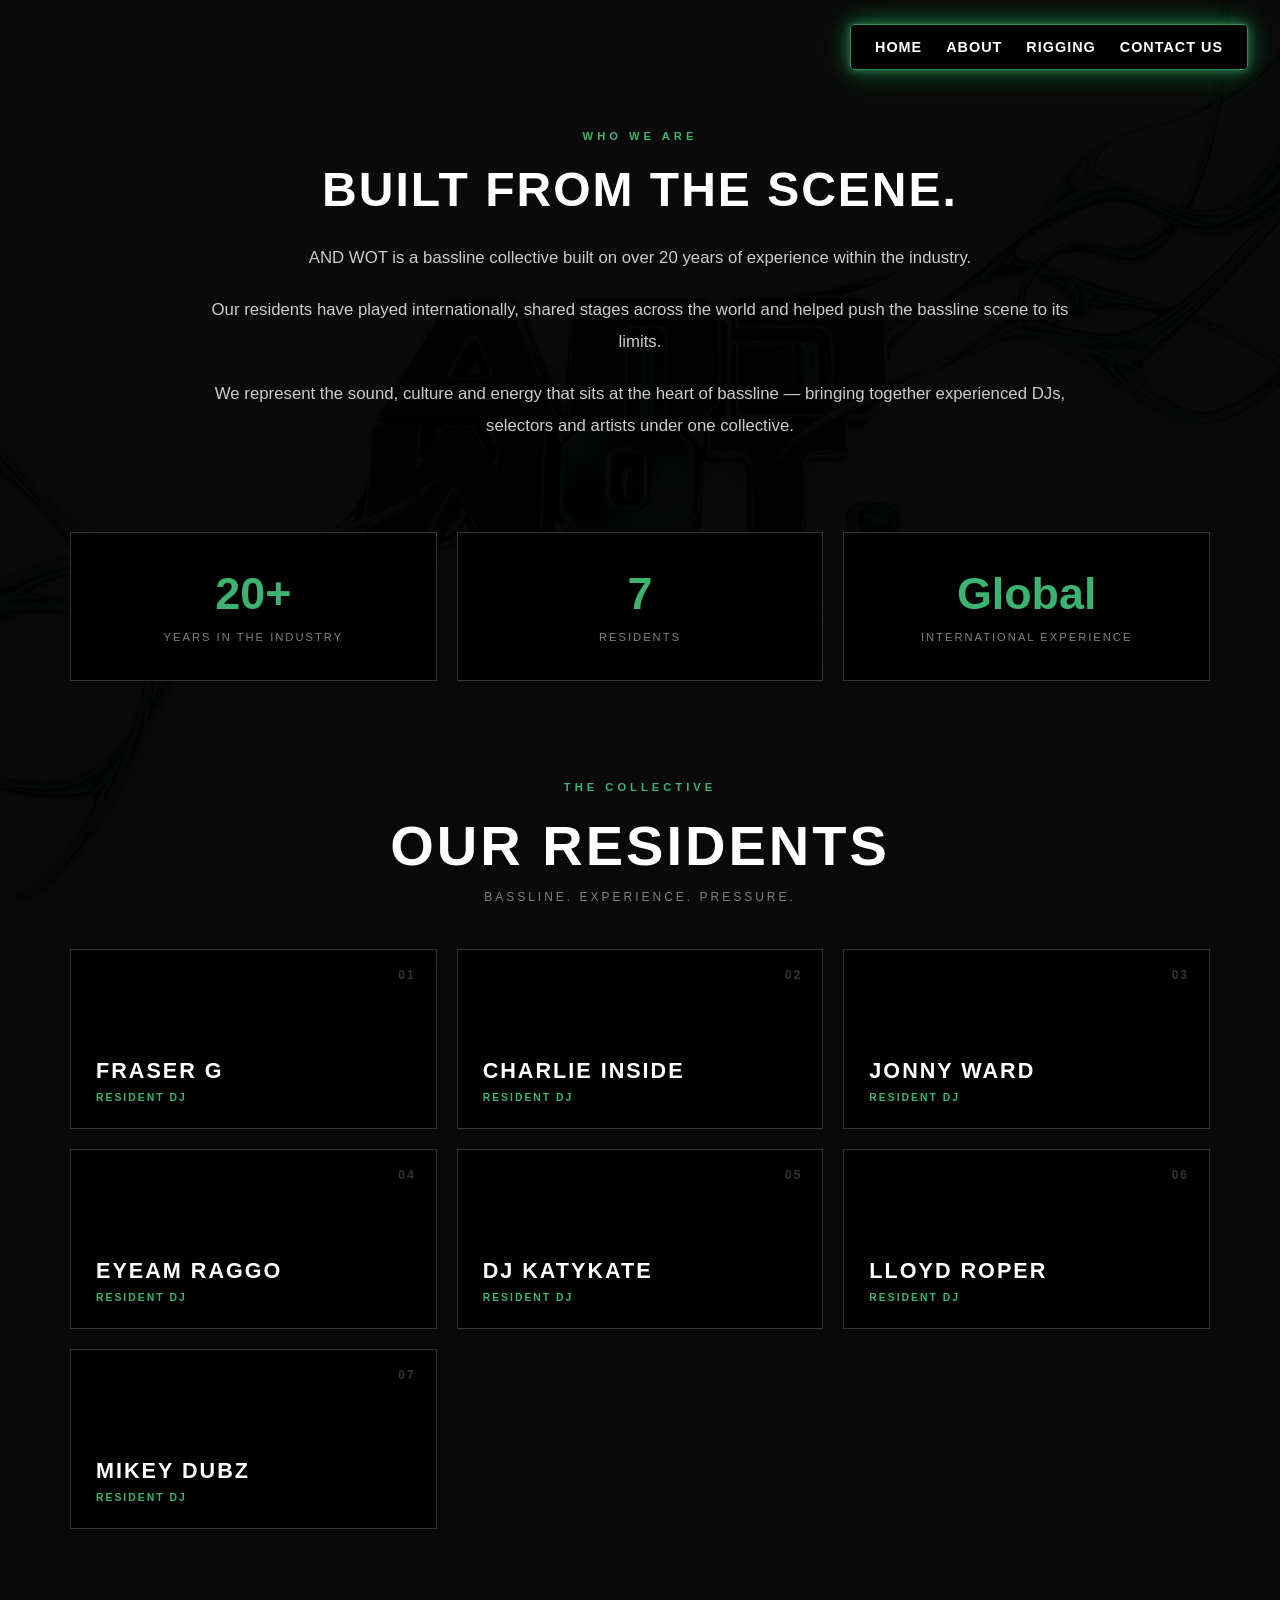
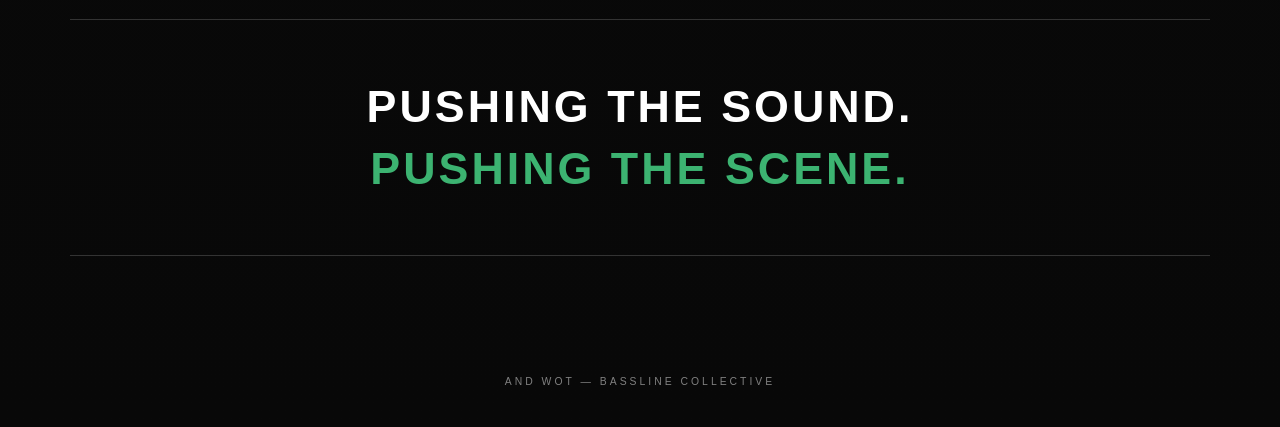
<file: about.html>
<!DOCTYPE html>
<html lang="en">
<head>
  <meta charset="UTF-8">
  <meta name="viewport" content="width=device-width, initial-scale=1.0">

  <title>AND WOT | About</title>

  <style>

    /* ========================================
       COLOUR PALETTE
       ======================================== */

    :root {
      --black: #000000;
      --white: #ffffff;
      --grey: #808080;
      --dark-grey: #151515;
      --green-accent: #2e8b57;
      --green-hover: #3cb371;
    }


    /* ========================================
       RESET
       ======================================== */

    * {
      box-sizing: border-box;
      margin: 0;
      padding: 0;

      font-family:
        'Segoe UI',
        -apple-system,
        BlinkMacSystemFont,
        Roboto,
        sans-serif;
    }


    /* ========================================
       BODY
       ======================================== */

    body {
      background:
        linear-gradient(
          rgba(0, 0, 0, 0.96),
          rgba(0, 0, 0, 0.97)
        ),
        url('images/homeimg.png')
        no-repeat
        center center
        fixed;

      background-size: cover;

      min-height: 100vh;
      width: 100vw;

      color: var(--white);

      overflow-x: hidden;
    }


    /* ========================================
       HEADER
       ======================================== */

    header {
      width: 100%;

      padding: 1.5rem 2rem;

      display: flex;
      justify-content: flex-end;

      position: absolute;

      top: 0;
      right: 0;

      z-index: 1000;
    }


    /* ========================================
       NAVIGATION BOX
       ======================================== */

    .nav-links {
      display: flex;

      list-style: none;

      gap: 1.5rem;

      background: rgba(0, 0, 0, 0.95);

      padding: 0.8rem 1.5rem;

      border-radius: 4px;

      border: 1px solid var(--green-accent);

      box-shadow:
        0 0 8px rgba(46, 139, 87, 0.8),
        0 0 20px rgba(46, 139, 87, 0.5),
        0 0 35px rgba(0, 255, 102, 0.25);
    }


    /* ========================================
       NAVIGATION TEXT
       ======================================== */

    .nav-links a {
      color: var(--white);

      text-decoration: none;

      font-weight: 600;

      text-transform: uppercase;

      font-size: 0.9rem;

      letter-spacing: 1px;

      transition:
        color 0.2s ease,
        text-shadow 0.2s ease;
    }


    /* ========================================
       NEON TEXT HOVER
       ======================================== */

    .nav-links a:hover {
      color: #00ff66;

      text-shadow:
        0 0 5px #00ff66,
        0 0 10px #00ff66,
        0 0 20px #00ff66,
        0 0 35px #00ff66,
        0 0 50px rgba(0, 255, 102, 0.8);
    }


    /* ========================================
       MAIN
       ======================================== */

    main {
      width: 100%;

      max-width: 1200px;

      margin: 0 auto;

      padding: 130px 30px 80px;
    }


    /* ========================================
       ABOUT SECTION
       ======================================== */

    .about-section {
      max-width: 900px;

      margin: 0 auto 90px;

      text-align: center;
    }


    .section-label {
      color: var(--green-hover);

      font-size: 0.7rem;

      font-weight: 700;

      letter-spacing: 4px;

      text-transform: uppercase;

      margin-bottom: 20px;
    }


    .about-section h2 {
      font-size: clamp(2rem, 4vw, 3rem);

      text-transform: uppercase;

      letter-spacing: 2px;

      margin-bottom: 25px;
    }


    .about-section p {
      color: #cccccc;

      font-size: 1.05rem;

      line-height: 1.9;

      margin-bottom: 20px;
    }


    /* ========================================
       EXPERIENCE
       ======================================== */

    .experience {
      display: grid;

      grid-template-columns: repeat(3, 1fr);

      gap: 20px;

      margin: 60px 0 100px;
    }


    .experience-box {
      background: rgba(0, 0, 0, 0.94);

      border: 1px solid #333;

      padding: 35px 20px;

      text-align: center;

      transition: all 0.3s ease;
    }


    .experience-box:hover {
      border-color: var(--green-accent);

      transform: translateY(-5px);
    }


    .experience-box .number {
      display: block;

      font-size: 2.8rem;

      font-weight: 900;

      color: var(--green-hover);

      margin-bottom: 8px;
    }


    .experience-box .label {
      color: var(--grey);

      font-size: 0.7rem;

      letter-spacing: 2px;

      text-transform: uppercase;
    }


    /* ========================================
       RESIDENTS
       ======================================== */

    .residents-section {
      margin-bottom: 60px;
    }


    .residents-header {
      text-align: center;

      margin-bottom: 45px;
    }


    .residents-header h2 {
      font-size: clamp(2rem, 5vw, 3.5rem);

      text-transform: uppercase;

      letter-spacing: 3px;
    }


    .residents-header p {
      color: var(--grey);

      margin-top: 12px;

      font-size: 0.75rem;

      letter-spacing: 3px;

      text-transform: uppercase;
    }


    /* ========================================
       RESIDENT GRID
       ======================================== */

    .resident-grid {
      display: grid;

      grid-template-columns: repeat(3, 1fr);

      gap: 20px;
    }


    .resident {
      background: rgba(0, 0, 0, 0.96);

      border: 1px solid #333;

      min-height: 180px;

      display: flex;

      flex-direction: column;

      justify-content: flex-end;

      padding: 25px;

      position: relative;

      overflow: hidden;

      transition: all 0.3s ease;
    }


    .resident::before {
      content: "";

      position: absolute;

      top: 0;
      left: 0;

      width: 100%;
      height: 3px;

      background: var(--green-accent);

      transform: scaleX(0);

      transform-origin: left;

      transition: transform 0.3s ease;
    }


    .resident:hover {
      border-color: var(--green-accent);

      transform: translateY(-5px);
    }


    .resident:hover::before {
      transform: scaleX(1);
    }


    .resident-number {
      position: absolute;

      top: 18px;
      right: 20px;

      color: #333;

      font-size: 0.75rem;

      font-weight: 700;

      letter-spacing: 2px;
    }


    .resident h3 {
      font-size: 1.35rem;

      letter-spacing: 2px;

      text-transform: uppercase;
    }


    .resident .resident-role {
      margin-top: 8px;

      color: var(--green-hover);

      font-size: 0.65rem;

      font-weight: 600;

      letter-spacing: 2px;

      text-transform: uppercase;
    }


    /* ========================================
       STATEMENT
       ======================================== */

    .statement {
      border-top: 1px solid #333;

      border-bottom: 1px solid #333;

      padding: 55px 20px;

      margin-top: 90px;

      text-align: center;
    }


    .statement h2 {
      font-size: clamp(1.5rem, 4vw, 2.8rem);

      text-transform: uppercase;

      letter-spacing: 3px;

      line-height: 1.4;
    }


    .statement h2 span {
      color: var(--green-hover);
    }


    /* ========================================
       FOOTER
       ======================================== */

    footer {
      text-align: center;

      padding: 40px 20px;

      color: var(--grey);

      font-size: 0.65rem;

      letter-spacing: 3px;

      text-transform: uppercase;
    }


    /* ========================================
       TABLET
       ======================================== */

    @media (max-width: 800px) {

      main {
        padding: 120px 20px 50px;
      }

      .experience {
        grid-template-columns: 1fr;

        margin: 40px 0 70px;
      }

      .resident-grid {
        grid-template-columns: 1fr 1fr;
      }

    }


    /* ========================================
       MOBILE
       ======================================== */

    @media (max-width: 600px) {

      header {
        justify-content: center;

        padding: 1rem;
      }


      .nav-links {
        gap: 0.8rem;

        padding: 0.6rem 1rem;

        box-shadow:
          0 0 6px rgba(46, 139, 87, 0.8),
          0 0 15px rgba(46, 139, 87, 0.5),
          0 0 25px rgba(0, 255, 102, 0.2);
      }


      .nav-links a {
        font-size: 0.7rem;
      }


      main {
        padding: 115px 15px 40px;
      }


      .about-section p {
        font-size: 0.95rem;

        line-height: 1.7;
      }


      .resident-grid {
        grid-template-columns: 1fr;
      }


      .resident {
        min-height: 150px;
      }

    }

  </style>
</head>


<body>

  <!-- ========================================
       NAVIGATION
       ======================================== -->

  <header>

    <nav>

      <ul class="nav-links">

        <li>
          <a href="index.html">Home</a>
        </li>

        <li>
          <a href="about.html">About</a>
        </li>

        <li>
          <a href="rigging.html">Rigging</a>
        </li>

        <li>
          <a href="contact.html">Contact Us</a>
        </li>

      </ul>

    </nav>

  </header>


  <!-- ========================================
       MAIN CONTENT
       ======================================== -->

  <main>


    <!-- ABOUT -->

    <section class="about-section">

      <div class="section-label">
        Who We Are
      </div>

      <h2>
        Built From The Scene.
      </h2>

      <p>
        AND WOT is a bassline collective built on over 20 years of experience within the industry.
      </p>

      <p>
        Our residents have played internationally, shared stages across the world and helped push the bassline scene to its limits.
      </p>

      <p>
        We represent the sound, culture and energy that sits at the heart of bassline — bringing together experienced DJs, selectors and artists under one collective.
      </p>

    </section>


    <!-- EXPERIENCE -->

    <section class="experience">

      <div class="experience-box">

        <span class="number">
          20+
        </span>

        <span class="label">
          Years In The Industry
        </span>

      </div>


      <div class="experience-box">

        <span class="number">
          7
        </span>

        <span class="label">
          Residents
        </span>

      </div>


      <div class="experience-box">

        <span class="number">
          Global
        </span>

        <span class="label">
          International Experience
        </span>

      </div>

    </section>


    <!-- RESIDENTS -->

    <section class="residents-section">

      <div class="residents-header">

        <div class="section-label">
          The Collective
        </div>

        <h2>
          Our Residents
        </h2>

        <p>
          Bassline. Experience. Pressure.
        </p>

      </div>


      <div class="resident-grid">


        <div class="resident">

          <span class="resident-number">
            01
          </span>

          <h3>
            FRASER G
          </h3>

          <span class="resident-role">
            Resident DJ
          </span>

        </div>


        <div class="resident">

          <span class="resident-number">
            02
          </span>

          <h3>
            CHARLIE INSIDE
          </h3>

          <span class="resident-role">
            Resident DJ
          </span>

        </div>


        <div class="resident">

          <span class="resident-number">
            03
          </span>

          <h3>
            JONNY WARD
          </h3>

          <span class="resident-role">
            Resident DJ
          </span>

        </div>


        <div class="resident">

          <span class="resident-number">
            04
          </span>

          <h3>
            EYEAM RAGGO
          </h3>

          <span class="resident-role">
            Resident DJ
          </span>

        </div>


        <div class="resident">

          <span class="resident-number">
            05
          </span>

          <h3>
            DJ KATYKATE
          </h3>

          <span class="resident-role">
            Resident DJ
          </span>

        </div>


        <div class="resident">

          <span class="resident-number">
            06
          </span>

          <h3>
            LLOYD ROPER
          </h3>

          <span class="resident-role">
            Resident DJ
          </span>

        </div>


        <div class="resident">

          <span class="resident-number">
            07
          </span>

          <h3>
            MIKEY DUBZ
          </h3>

          <span class="resident-role">
            Resident DJ
          </span>

        </div>


      </div>

    </section>


    <!-- STATEMENT -->

    <section class="statement">

      <h2>

        Pushing The Sound.

        <br>

        <span>
          Pushing The Scene.
        </span>

      </h2>

    </section>


  </main>


  <!-- ========================================
       FOOTER
       ======================================== -->

  <footer>

    AND WOT — Bassline Collective

  </footer>


</body>
</html>
</file>
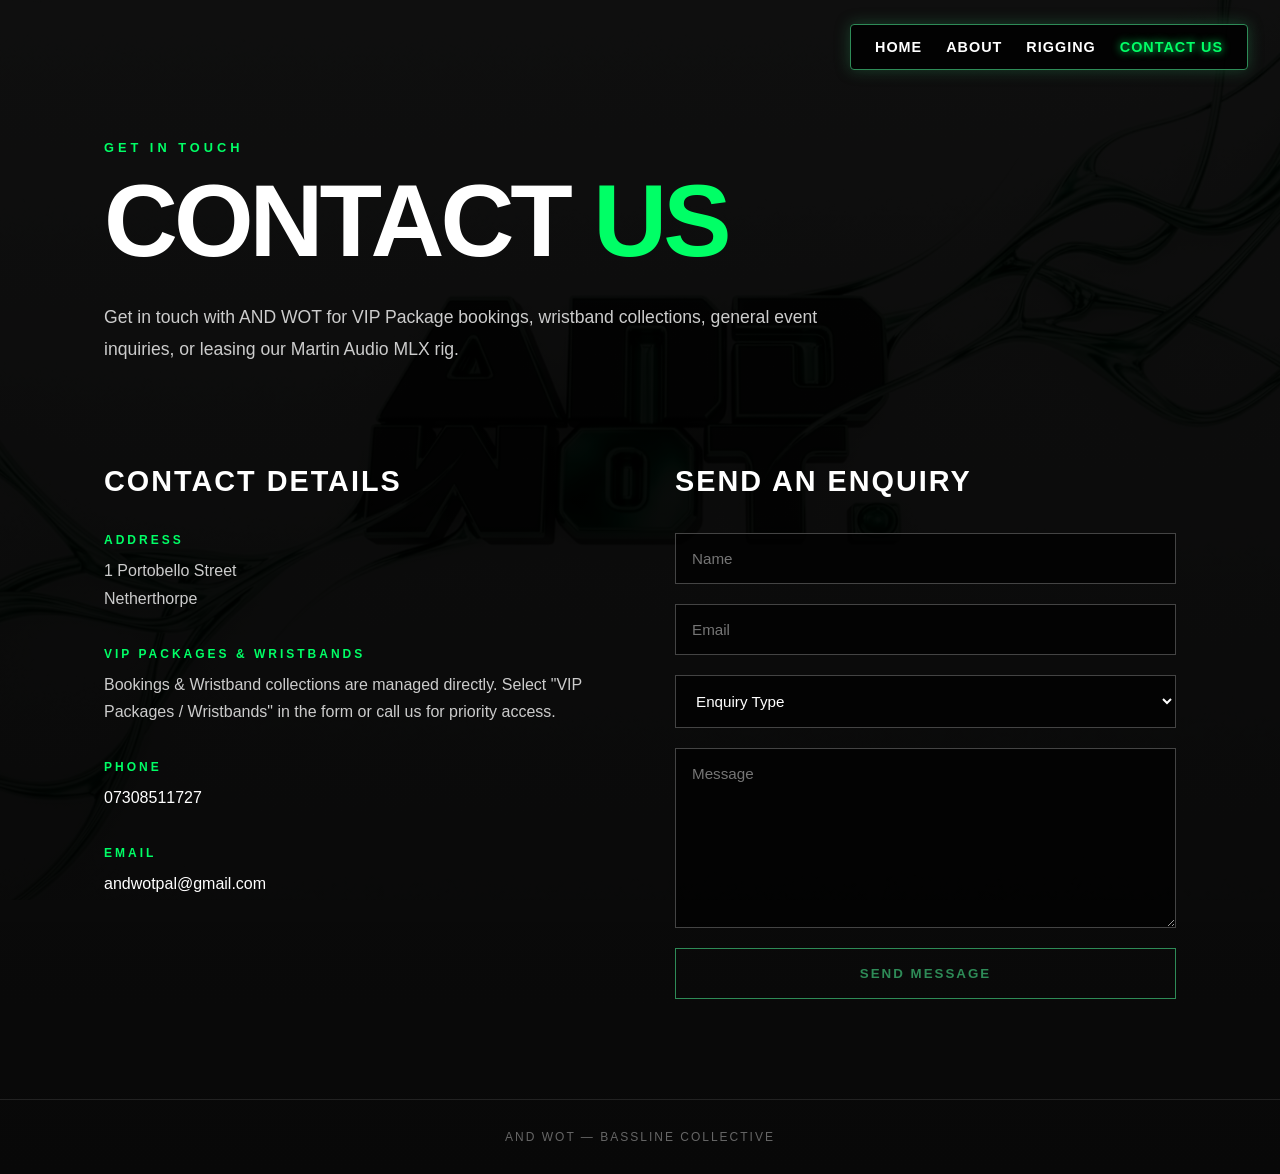
<file: contact.html>
<!DOCTYPE html>
<html lang="en">
<head>
  <meta charset="UTF-8">
  <meta name="viewport" content="width=device-width, initial-scale=1.0">

  <title>AND WOT | Contact Us</title>

  <style>

    /* ========================================
       COLOUR PALETTE
       ======================================== */

    :root {
      --black: #000000;
      --white: #ffffff;
      --grey: #aaaaaa;
      --green-accent: #2e8b57;
      --green-hover: #00ff66;
    }


    /* ========================================
       RESET
       ======================================== */

    * {
      box-sizing: border-box;
      margin: 0;
      padding: 0;
      font-family: 'Segoe UI', -apple-system, BlinkMacSystemFont, Roboto, sans-serif;
    }


    /* ========================================
       BODY
       ======================================== */

    html {
      scroll-behavior: smooth;
    }

    body {
      background:
        linear-gradient(
          rgba(0, 0, 0, 0.94),
          rgba(0, 0, 0, 0.97)
        ),
        url('images/homeimg.png')
        no-repeat
        center center
        fixed;

      background-size: cover;

      color: var(--white);

      min-height: 100vh;
    }


    /* ========================================
       HEADER
       SAME AS INDEX
       ======================================== */

    header {
      width: 100%;
      padding: 1.5rem 2rem;

      display: flex;
      justify-content: flex-end;

      position: absolute;
      top: 0;
      right: 0;

      z-index: 1000;
    }


    /* ========================================
       NAVIGATION
       ======================================== */

    .nav-links {
      display: flex;
      list-style: none;
      gap: 1.5rem;

      background: rgba(0, 0, 0, 0.85);

      padding: 0.8rem 1.5rem;

      border-radius: 4px;

      border: 1px solid var(--green-accent);

      box-shadow:
        0 0 15px rgba(46, 139, 87, 0.4);
    }

    .nav-links a {
      color: var(--white);

      text-decoration: none;

      font-weight: 600;

      text-transform: uppercase;

      font-size: 0.9rem;

      letter-spacing: 1px;

      transition:
        color 0.3s,
        text-shadow 0.3s;
    }

    .nav-links a:hover,
    .nav-links a.active {
      color: var(--green-hover);

      text-shadow:
        0 0 8px var(--green-hover);
    }


    /* ========================================
       CONTACT HERO
       ======================================== */

    .contact-hero {
      max-width: 1200px;

      margin: 0 auto;

      padding: 140px 5% 80px;
    }

    .label {
      color: var(--green-hover);

      font-size: 0.8rem;

      font-weight: bold;

      letter-spacing: 4px;

      text-transform: uppercase;

      margin-bottom: 20px;

      /* NO GLOW */
      text-shadow: none;
    }

    .contact-hero h1 {
      font-size: clamp(3rem, 8vw, 7rem);

      line-height: 0.9;

      text-transform: uppercase;

      font-weight: 900;

      letter-spacing: -4px;

      margin-bottom: 35px;

      text-shadow: none;
    }

    .contact-hero h1 span {
      color: var(--green-hover);

      /* NO GLOW */
      text-shadow: none;
    }

    .intro-text {
      max-width: 750px;

      color: #cccccc;

      font-size: 1.1rem;

      line-height: 1.8;

      text-shadow: none;
    }


    /* ========================================
       CONTACT GRID
       ======================================== */

    .contact-section {
      max-width: 1200px;

      margin: 0 auto;

      padding: 20px 5% 100px;

      display: grid;

      grid-template-columns: 1fr 1fr;

      gap: 70px;
    }


    /* ========================================
       CONTACT DETAILS
       ======================================== */

    .contact-details h2,
    .contact-form h2 {
      font-size: 1.8rem;

      text-transform: uppercase;

      letter-spacing: 2px;

      margin-bottom: 35px;

      /* NO GLOW */
      text-shadow: none;
    }

    .detail {
      margin-bottom: 35px;
    }

    .detail-label {
      color: var(--green-hover);

      font-size: 0.75rem;

      font-weight: bold;

      letter-spacing: 3px;

      text-transform: uppercase;

      margin-bottom: 10px;

      /* NO GLOW */
      text-shadow: none;
    }

    .detail p {
      color: #cccccc;

      line-height: 1.7;

      font-size: 1rem;

      /* NO GLOW */
      text-shadow: none;
    }

    .detail a {
      color: var(--white);

      text-decoration: none;

      transition: 0.2s ease;

      text-shadow: none;
    }

    .detail a:hover {
      color: var(--green-hover);

      text-shadow: none;
    }


    /* ========================================
       FORM
       ======================================== */

    .contact-form form {
      display: flex;

      flex-direction: column;

      gap: 20px;
    }

    .contact-form input,
    .contact-form select,
    .contact-form textarea {
      width: 100%;

      background: rgba(0, 0, 0, 0.75);

      border: 1px solid #444444;

      color: var(--white);

      padding: 16px;

      font-family: inherit;

      font-size: 0.95rem;

      outline: none;

      transition:
        border-color 0.2s ease,
        box-shadow 0.2s ease;
    }

    .contact-form input:focus,
    .contact-form select:focus,
    .contact-form textarea:focus {
      border-color: var(--green-accent);

      box-shadow:
        0 0 8px rgba(0, 255, 102, 0.5),
        0 0 20px rgba(0, 255, 102, 0.2);
    }

    .contact-form textarea {
      min-height: 180px;

      resize: vertical;
    }

    .contact-form select {
      cursor: pointer;
    }

    .contact-form select option {
      background: #000000;

      color: #ffffff;
    }

    .contact-form button {
      padding: 17px 30px;

      background: transparent;

      border: 1px solid var(--green-accent);

      color: var(--green-accent);

      font-weight: 800;

      text-transform: uppercase;

      letter-spacing: 2px;

      cursor: pointer;

      transition:
        background 0.2s ease,
        color 0.2s ease,
        box-shadow 0.2s ease;
    }

    .contact-form button:hover {
      background: var(--green-accent);

      color: var(--black);

      box-shadow:
        0 0 10px var(--green-accent),
        0 0 25px var(--green-accent),
        0 0 50px rgba(0, 255, 102, 0.7);
    }


    /* ========================================
       FOOTER
       ======================================== */

    footer {
      border-top: 1px solid #222222;

      padding: 30px 5%;

      text-align: center;

      color: #666666;

      font-size: 0.75rem;

      letter-spacing: 2px;

      text-transform: uppercase;

      text-shadow: none;
    }


    /* ========================================
       MOBILE
       ======================================== */

    @media (max-width: 600px) {

      header {
        justify-content: center;

        padding: 1rem;
      }

      .nav-links {
        gap: 0.8rem;

        padding: 0.6rem 1rem;
      }

      .nav-links a {
        font-size: 0.75rem;
      }

      .contact-hero {
        padding: 120px 7% 60px;
      }

      .contact-hero h1 {
        letter-spacing: -2px;
      }

      .contact-section {
        grid-template-columns: 1fr;

        gap: 60px;

        padding: 20px 7% 80px;
      }

    }


    /* ========================================
       VERY SMALL PHONES
       ======================================== */

    @media (max-width: 380px) {

      .nav-links {
        gap: 0.5rem;

        padding: 0.55rem 0.7rem;
      }

      .nav-links a {
        font-size: 0.65rem;

        letter-spacing: 0.5px;
      }

    }

  </style>

</head>


<body>


  <!-- ========================================
       TOP-RIGHT NAVIGATION
       ======================================== -->

  <header>

    <nav>

      <ul class="nav-links">

        <li>
          <a href="index.html">Home</a>
        </li>

        <li>
          <a href="about.html">About</a>
        </li>

        <li>
          <a href="rigging.html">Rigging</a>
        </li>

        <li>
          <a href="contact.html" class="active">Contact Us</a>
        </li>

      </ul>

    </nav>

  </header>


  <!-- ========================================
       CONTACT HERO
       ======================================== -->

  <section class="contact-hero">

    <div class="label">
      Get In Touch
    </div>

    <h1>
      Contact <span>Us</span>
    </h1>

    <p class="intro-text">
      Get in touch with AND WOT for VIP Package bookings,
      wristband collections, general event inquiries, or
      leasing our Martin Audio MLX rig.
    </p>

  </section>


  <!-- ========================================
       CONTACT SECTION
       ======================================== -->

  <section class="contact-section">


    <!-- CONTACT DETAILS -->

    <div class="contact-details">

      <h2>
        Contact Details
      </h2>


      <div class="detail">

        <div class="detail-label">
          Address
        </div>

        <p>
          1 Portobello Street<br>
          Netherthorpe
        </p>

      </div>


      <div class="detail">

        <div class="detail-label">
          VIP Packages & Wristbands
        </div>

        <p>
          Bookings & Wristband collections are managed directly.
          Select "VIP Packages / Wristbands" in the form or
          call us for priority access.
        </p>

      </div>


      <div class="detail">

        <div class="detail-label">
          Phone
        </div>

        <p>
          <a href="tel:07308511727">
            07308511727
          </a>
        </p>

      </div>


      <div class="detail">

        <div class="detail-label">
          Email
        </div>

        <p>
          <a href="mailto:andwotpal@gmail.com">
            andwotpal@gmail.com
          </a>
        </p>

      </div>

    </div>


    <!-- CONTACT FORM -->

    <div class="contact-form">

      <h2>
        Send An Enquiry
      </h2>

      <form action="#" method="POST">

        <input
          type="text"
          name="name"
          placeholder="Name"
          required
        >

        <input
          type="email"
          name="email"
          placeholder="Email"
          required
        >

        <select
          name="enquiry"
          required
        >

          <option value="" disabled selected>
            Enquiry Type
          </option>

          <option value="vip-packages">
            VIP Packages & Tables
          </option>

          <option value="vip-wristbands">
            VIP Wristbands & Passes
          </option>

          <option value="rig-leasing">
            Rig Leasing (Martin Audio MLX)
          </option>

          <option value="general">
            General Inquiries
          </option>

        </select>


        <textarea
          name="message"
          placeholder="Message"
          required
        ></textarea>


        <button type="submit">
          Send Message
        </button>

      </form>

    </div>

  </section>


  <!-- ========================================
       FOOTER
       ======================================== -->

  <footer>
    AND WOT — Bassline Collective
  </footer>


</body>
</html>
</file>
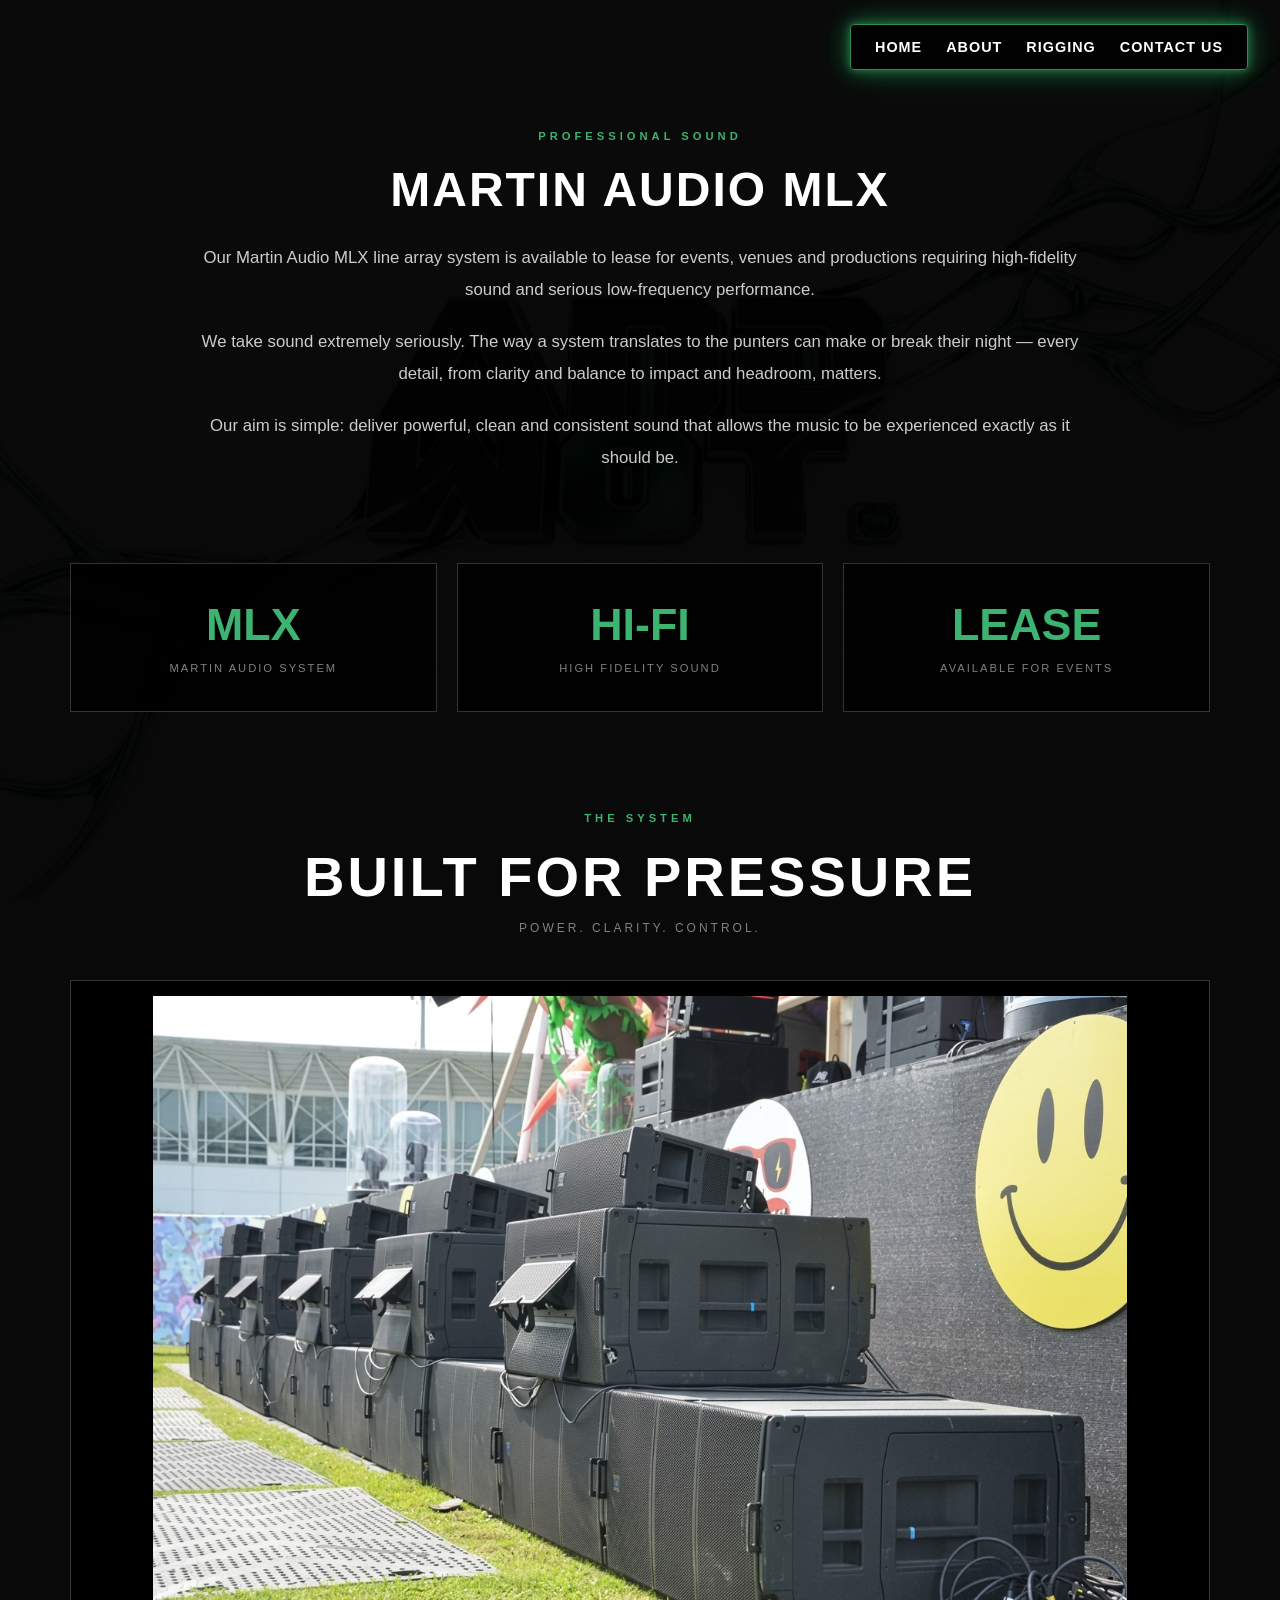
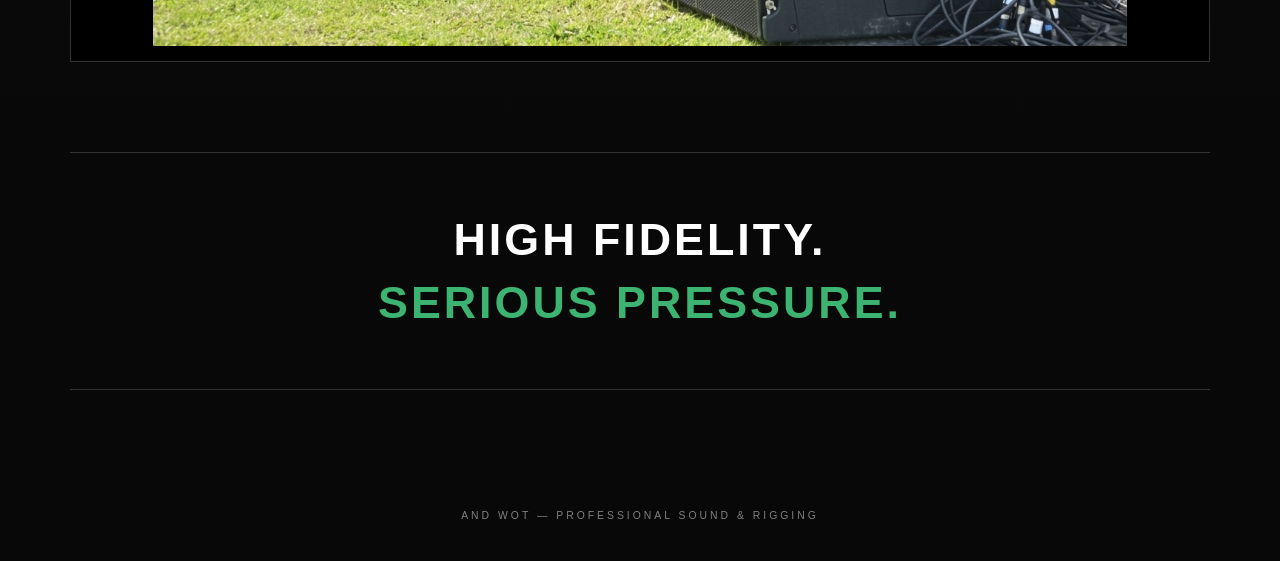
<file: rigging.html>
<!DOCTYPE html>

<html lang="en">

<head>

  <meta charset="UTF-8">
  <meta name="viewport" content="width=device-width, initial-scale=1.0">

  <title>AND WOT | Rigging</title>

  <style>

    /* ========================================
       COLOUR PALETTE
       ======================================== */

    :root {
      --black: #000000;
      --white: #ffffff;
      --grey: #808080;
      --dark-grey: #151515;
      --green-accent: #2e8b57;
      --green-hover: #3cb371;
    }


    /* ========================================
       RESET
       ======================================== */

    * {
      box-sizing: border-box;
      margin: 0;
      padding: 0;

      font-family:
        'Segoe UI',
        -apple-system,
        BlinkMacSystemFont,
        Roboto,
        sans-serif;
    }


    /* ========================================
       BODY
       ======================================== */

    body {

      background:

        linear-gradient(
          rgba(0, 0, 0, 0.96),
          rgba(0, 0, 0, 0.97)
        ),

        url('images/homeimg.png')
        no-repeat
        center center
        fixed;

      background-size: cover;

      min-height: 100vh;
      width: 100vw;

      color: var(--white);

      overflow-x: hidden;
    }


    /* ========================================
       HEADER
       ======================================== */

    header {

      width: 100%;

      padding: 1.5rem 2rem;

      display: flex;
      justify-content: flex-end;

      position: absolute;

      top: 0;
      right: 0;

      z-index: 1000;
    }


    /* ========================================
       NAVIGATION
       ======================================== */

    .nav-links {

      display: flex;

      list-style: none;

      gap: 1.5rem;

      background: rgba(0, 0, 0, 0.95);

      padding: 0.8rem 1.5rem;

      border-radius: 4px;

      border: 1px solid var(--green-accent);

      box-shadow:
        0 0 8px rgba(46, 139, 87, 0.8),
        0 0 20px rgba(46, 139, 87, 0.5),
        0 0 35px rgba(0, 255, 102, 0.25);
    }


    /* ========================================
       NAVIGATION TEXT
       ======================================== */

    .nav-links a {

      color: var(--white);

      text-decoration: none;

      font-weight: 600;

      text-transform: uppercase;

      font-size: 0.9rem;

      letter-spacing: 1px;

      transition:
        color 0.2s ease,
        text-shadow 0.2s ease;
    }


    /* ========================================
       NEON TEXT HOVER
       ======================================== */

    .nav-links a:hover {

      color: #00ff66;

      text-shadow:
        0 0 5px #00ff66,
        0 0 10px #00ff66,
        0 0 20px #00ff66,
        0 0 35px #00ff66,
        0 0 50px rgba(0, 255, 102, 0.8);
    }


    /* ========================================
       MAIN CONTENT
       ======================================== */

    main {

      width: 100%;

      max-width: 1200px;

      margin: 0 auto;

      padding: 130px 30px 80px;
    }


    /* ========================================
       INTRODUCTION
       ======================================== */

    .about-section {

      max-width: 900px;

      margin: 0 auto 90px;

      text-align: center;
    }


    .section-label {

      color: var(--green-hover);

      font-size: 0.7rem;

      font-weight: 700;

      letter-spacing: 4px;

      text-transform: uppercase;

      margin-bottom: 20px;
    }


    .about-section h2 {

      font-size: clamp(2rem, 4vw, 3rem);

      text-transform: uppercase;

      letter-spacing: 2px;

      margin-bottom: 25px;
    }


    .about-section p {

      color: #cccccc;

      font-size: 1.05rem;

      line-height: 1.9;

      margin-bottom: 20px;
    }


    /* ========================================
       SYSTEM INFORMATION
       ======================================== */

    .experience {

      display: grid;

      grid-template-columns: repeat(3, 1fr);

      gap: 20px;

      margin: 60px 0 100px;
    }


    .experience-box {

      background: rgba(0, 0, 0, 0.94);

      border: 1px solid #333;

      padding: 35px 20px;

      text-align: center;

      transition: all 0.3s ease;
    }


    .experience-box:hover {

      border-color: var(--green-accent);

      transform: translateY(-5px);
    }


    .experience-box .number {

      display: block;

      font-size: 2.8rem;

      font-weight: 900;

      color: var(--green-hover);

      margin-bottom: 8px;
    }


    .experience-box .label {

      color: var(--grey);

      font-size: 0.7rem;

      letter-spacing: 2px;

      text-transform: uppercase;
    }


    /* ========================================
       SYSTEM SECTION
       ======================================== */

    .residents-section {

      margin-bottom: 60px;
    }


    .residents-header {

      text-align: center;

      margin-bottom: 45px;
    }


    .residents-header h2 {

      font-size: clamp(2rem, 5vw, 3.5rem);

      text-transform: uppercase;

      letter-spacing: 3px;
    }


    .residents-header p {

      color: var(--grey);

      margin-top: 12px;

      font-size: 0.75rem;

      letter-spacing: 3px;

      text-transform: uppercase;
    }


    /* ========================================
       MLX IMAGE
       ======================================== */

    .system-image {

      width: 100%;

      background: rgba(0, 0, 0, 0.96);

      border: 1px solid #333;

      padding: 15px;
    }


    .system-image img {

      display: block;

      width: 100%;

      height: auto;

      max-height: 650px;

      object-fit: contain;
    }


    /* ========================================
       BOTTOM STATEMENT
       ======================================== */

    .statement {

      border-top: 1px solid #333;

      border-bottom: 1px solid #333;

      padding: 55px 20px;

      margin-top: 90px;

      text-align: center;
    }


    .statement h2 {

      font-size: clamp(1.5rem, 4vw, 2.8rem);

      text-transform: uppercase;

      letter-spacing: 3px;

      line-height: 1.4;
    }


    .statement h2 span {

      color: var(--green-hover);
    }


    /* ========================================
       FOOTER
       ======================================== */

    footer {

      text-align: center;

      padding: 40px 20px;

      color: var(--grey);

      font-size: 0.65rem;

      letter-spacing: 3px;

      text-transform: uppercase;
    }


    /* ========================================
       TABLET
       ======================================== */

    @media (max-width: 800px) {

      main {

        padding: 120px 20px 50px;
      }


      .experience {

        grid-template-columns: 1fr;

        margin: 40px 0 70px;
      }

    }


    /* ========================================
       MOBILE
       ======================================== */

    @media (max-width: 600px) {

      header {

        justify-content: center;

        padding: 1rem;
      }


      .nav-links {

        gap: 0.8rem;

        padding: 0.6rem 1rem;

        box-shadow:
          0 0 6px rgba(46, 139, 87, 0.8),
          0 0 15px rgba(46, 139, 87, 0.5),
          0 0 25px rgba(0, 255, 102, 0.2);
      }


      .nav-links a {

        font-size: 0.7rem;
      }


      main {

        padding: 115px 15px 40px;
      }


      .about-section p {

        font-size: 0.95rem;

        line-height: 1.7;
      }


      .system-image {

        padding: 8px;
      }


      .system-image img {

        max-height: 500px;
      }

    }

  </style>

</head>


<body>


  <!-- ========================================
       NAVIGATION
       ======================================== -->

  <header>

    <nav>

      <ul class="nav-links">

        <li>
          <a href="index.html">
            Home
          </a>
        </li>

        <li>
          <a href="about.html">
            About
          </a>
        </li>

        <li>
          <a href="rigging.html" class="active">
            Rigging
          </a>
        </li>

        <li>
          <a href="contact.html">
            Contact Us
          </a>
        </li>

      </ul>

    </nav>

  </header>


  <!-- ========================================
       MAIN CONTENT
       ======================================== -->

  <main>


    <!-- INTRODUCTION -->

    <section class="about-section">

      <div class="section-label">
        Professional Sound
      </div>

      <h2>
        Martin Audio MLX
      </h2>

      <p>
        Our Martin Audio MLX line array system is available to lease
        for events, venues and productions requiring high-fidelity
        sound and serious low-frequency performance.
      </p>

      <p>
        We take sound extremely seriously. The way a system translates
        to the punters can make or break their night — every detail,
        from clarity and balance to impact and headroom, matters.
      </p>

      <p>
        Our aim is simple: deliver powerful, clean and consistent
        sound that allows the music to be experienced exactly as
        it should be.
      </p>

    </section>


    <!-- SYSTEM INFORMATION -->

    <section class="experience">

      <div class="experience-box">

        <span class="number">
          MLX
        </span>

        <span class="label">
          Martin Audio System
        </span>

      </div>


      <div class="experience-box">

        <span class="number">
          HI-FI
        </span>

        <span class="label">
          High Fidelity Sound
        </span>

      </div>


      <div class="experience-box">

        <span class="number">
          LEASE
        </span>

        <span class="label">
          Available For Events
        </span>

      </div>

    </section>


    <!-- SYSTEM IMAGE -->

    <section class="residents-section">

      <div class="residents-header">

        <div class="section-label">
          The System
        </div>

        <h2>
          Built For Pressure
        </h2>

        <p>
          Power. Clarity. Control.
        </p>

      </div>


      <div class="system-image">

        <img
          src="images/mlx.jpg"
          alt="Martin Audio MLX sound system"
        >

      </div>

    </section>


    <!-- STATEMENT -->

    <section class="statement">

      <h2>

        High Fidelity.

        <br>

        <span>
          Serious Pressure.
        </span>

      </h2>

    </section>


  </main>


  <!-- ========================================
       FOOTER
       ======================================== -->

  <footer>

    AND WOT — Professional Sound &amp; Rigging

  </footer>


</body>

</html>
</file>
